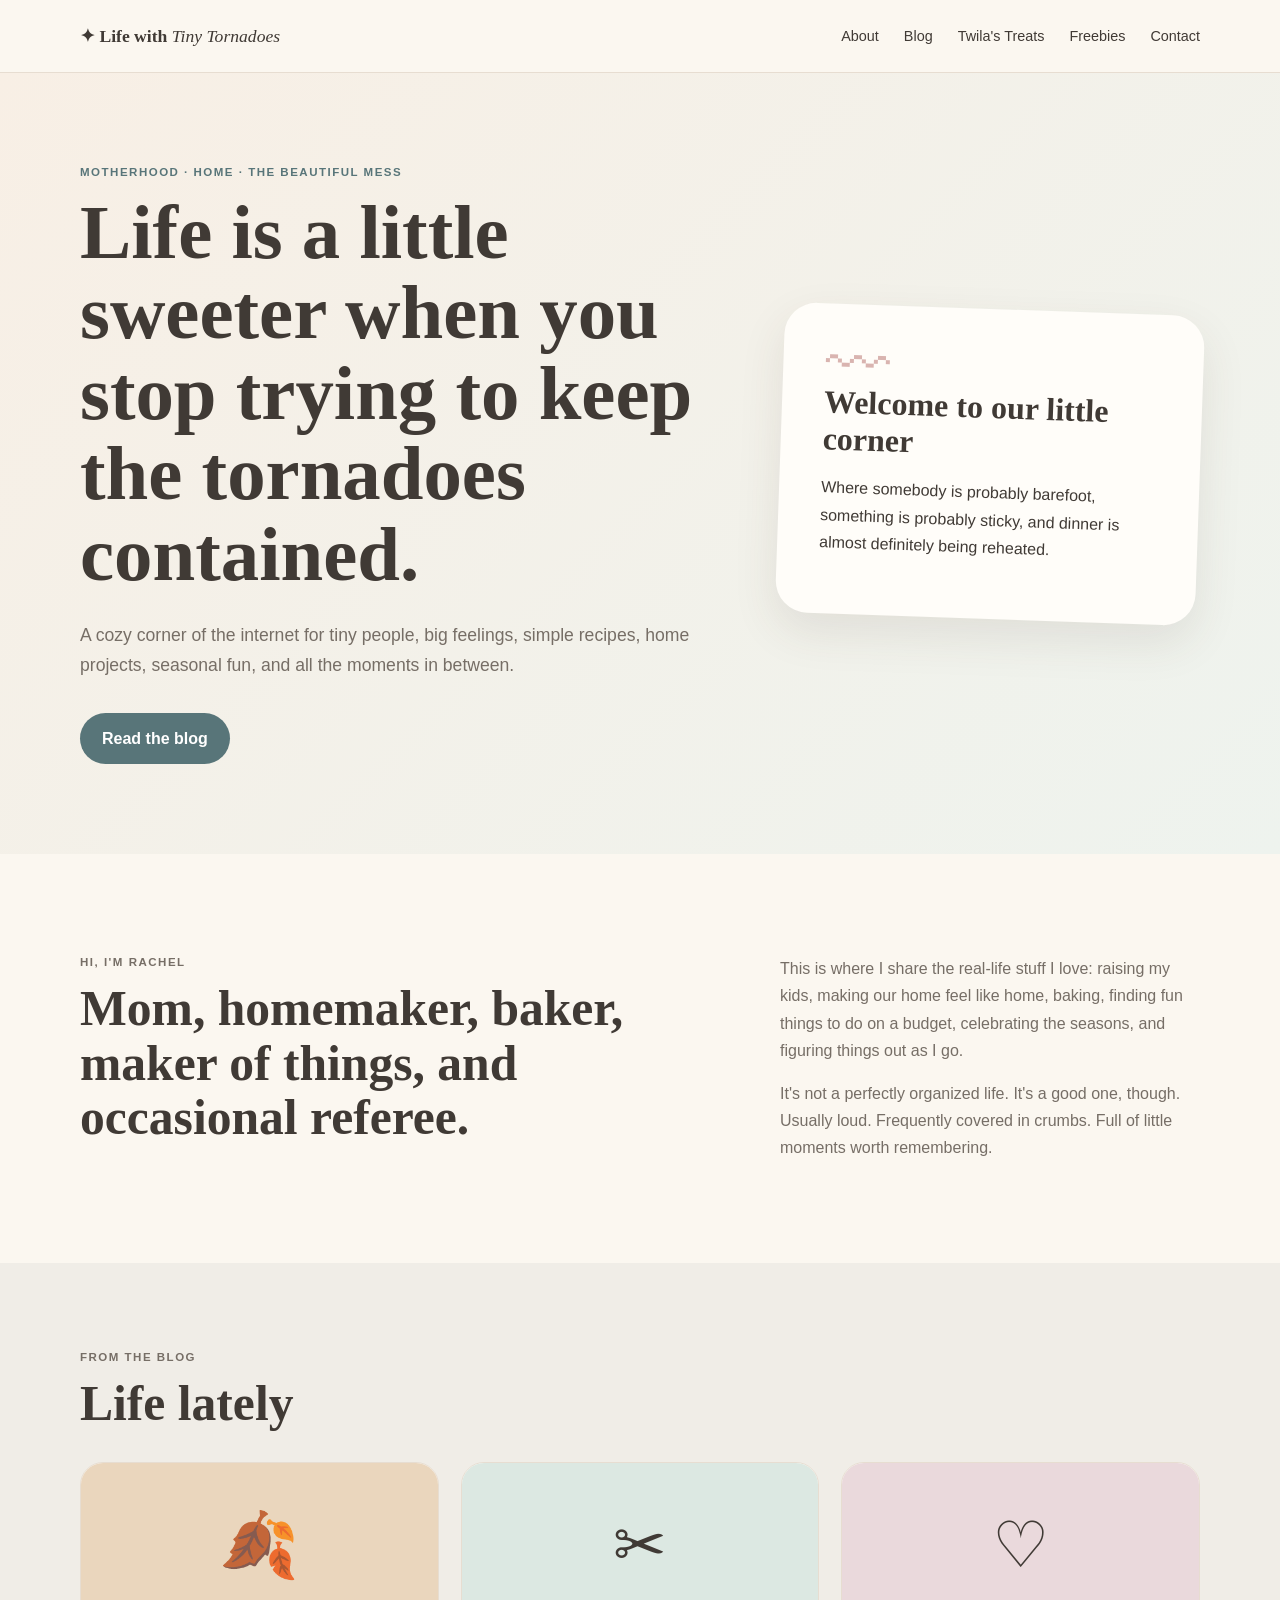
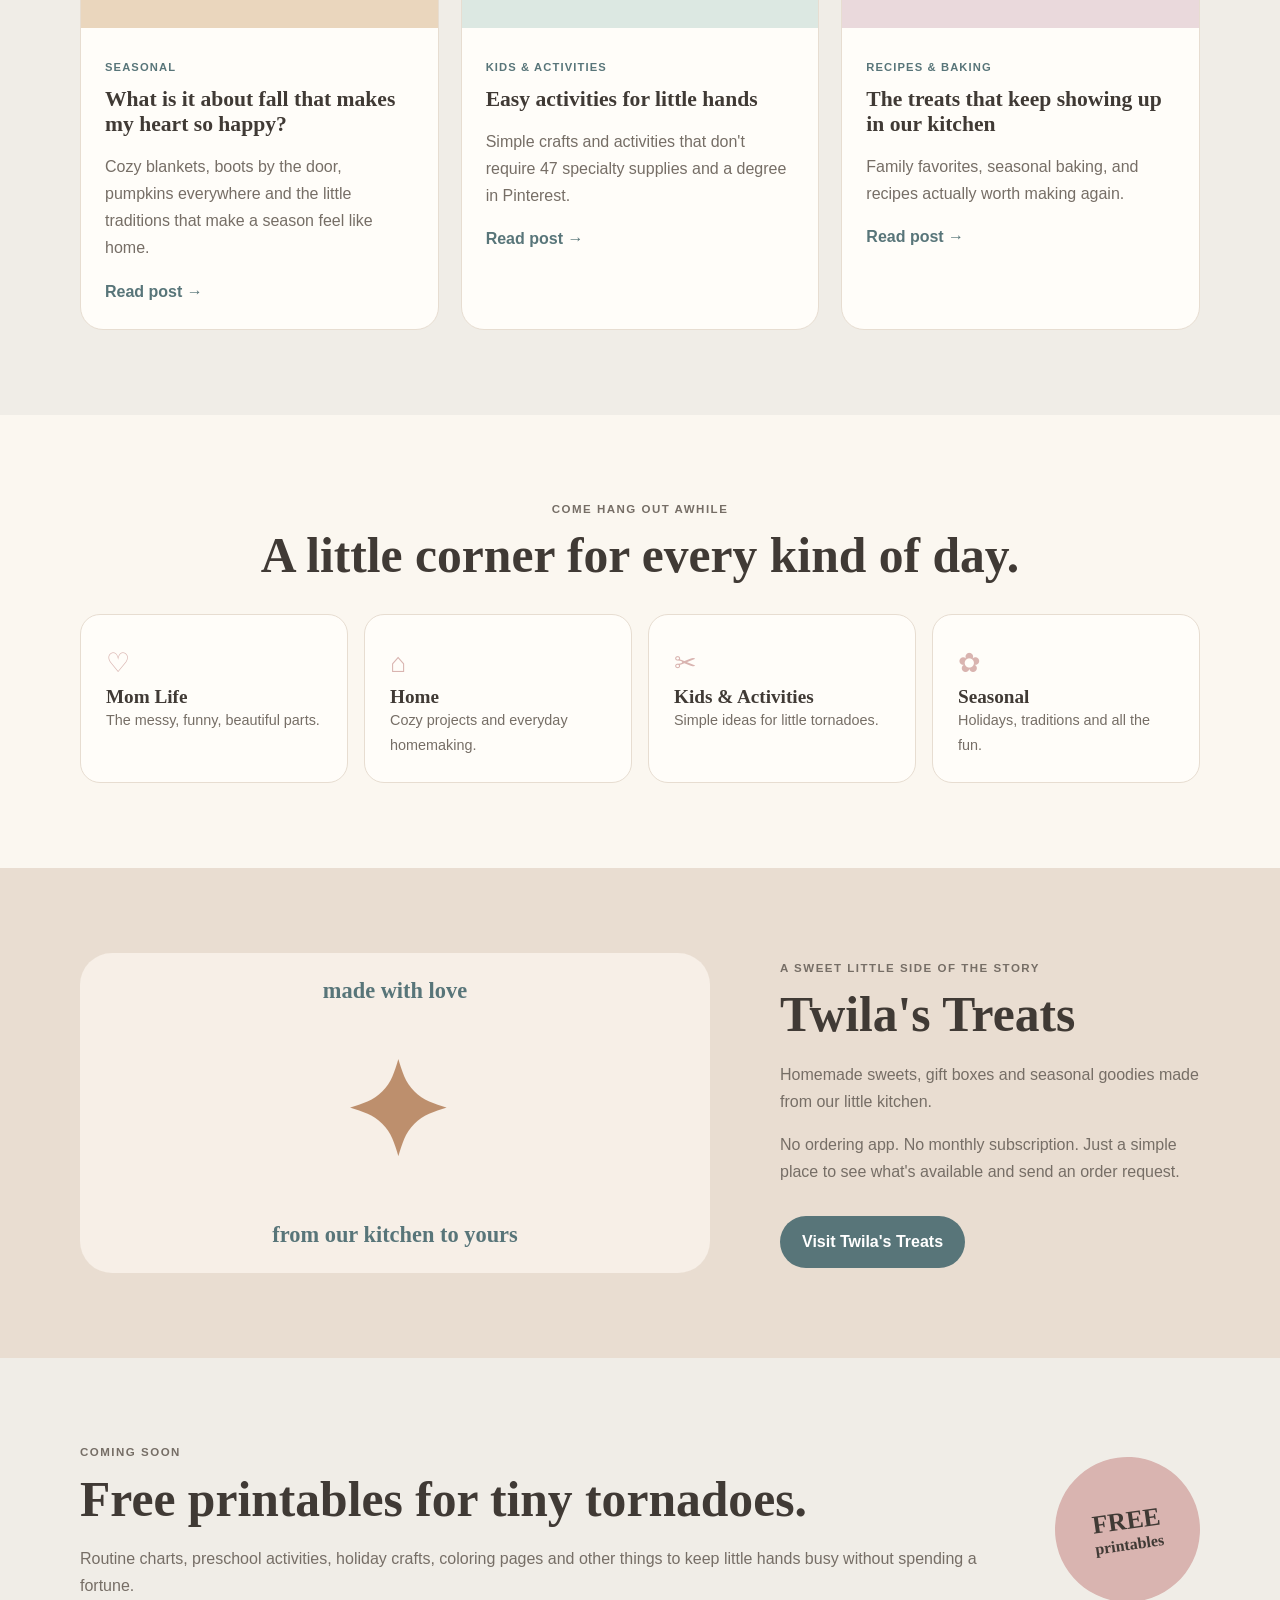
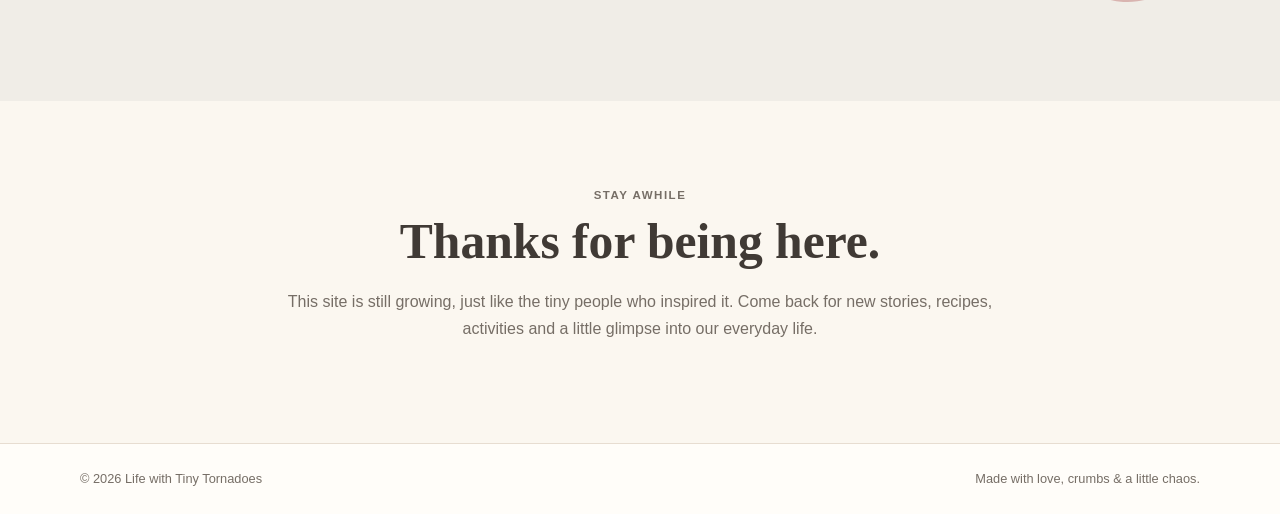
<file: index.html>
<!doctype html><html lang="en"><head><meta charset="utf-8"><meta name="viewport" content="width=device-width,initial-scale=1"><title>Life with Tiny Tornadoes</title><link rel="stylesheet" href="style.css"></head><body><header><div class="wrap nav"><a class="logo" href="index.html">✦ Life with <i>Tiny Tornadoes</i></a><button onclick="document.querySelector('nav').classList.toggle('show')">☰</button><nav><a href="#about">About</a><a href="#blog">Blog</a><a href="twilas-treats.html">Twila's Treats</a><a href="#freebies">Freebies</a><a href="#contact">Contact</a></nav></div></header><main><section class="hero"><div class="wrap hero-grid"><div><p class="eyebrow">Motherhood · Home · The beautiful mess</p><h1>Life is a little sweeter when you stop trying to keep the tornadoes contained.</h1><p class="lead">A cozy corner of the internet for tiny people, big feelings, simple recipes, home projects, seasonal fun, and all the moments in between.</p><a class="btn" href="#blog">Read the blog</a></div><div class="note"><div class="swirl">〰</div><div class="script">Welcome to our little corner</div><p>Where somebody is probably barefoot, something is probably sticky, and dinner is almost definitely being reheated.</p></div></div></section><section id="about" class="section"><div class="wrap two"><div><p class="eyebrow">Hi, I'm Rachel</p><h2>Mom, homemaker, baker, maker of things, and occasional referee.</h2></div><div><p>This is where I share the real-life stuff I love: raising my kids, making our home feel like home, baking, finding fun things to do on a budget, celebrating the seasons, and figuring things out as I go.</p><p>It's not a perfectly organized life. It's a good one, though. Usually loud. Frequently covered in crumbs. Full of little moments worth remembering.</p></div></div></section><section id="blog" class="section soft"><div class="wrap"><p class="eyebrow">From the blog</p><h2>Life lately</h2><div class="cards"><article><div class="pic fall">🍂</div><div class="card"><span>SEASONAL</span><h3>What is it about fall that makes my heart so happy?</h3><p>Cozy blankets, boots by the door, pumpkins everywhere and the little traditions that make a season feel like home.</p><a href="#">Read post →</a></div></article><article><div class="pic kids">✂︎</div><div class="card"><span>KIDS & ACTIVITIES</span><h3>Easy activities for little hands</h3><p>Simple crafts and activities that don't require 47 specialty supplies and a degree in Pinterest.</p><a href="#">Read post →</a></div></article><article><div class="pic bake">♡</div><div class="card"><span>RECIPES & BAKING</span><h3>The treats that keep showing up in our kitchen</h3><p>Family favorites, seasonal baking, and recipes actually worth making again.</p><a href="#">Read post →</a></div></article></div></div></section><section class="section"><div class="wrap"><p class="eyebrow center">Come hang out awhile</p><h2 class="center">A little corner for every kind of day.</h2><div class="cats"><div>♡<b>Mom Life</b><small>The messy, funny, beautiful parts.</small></div><div>⌂<b>Home</b><small>Cozy projects and everyday homemaking.</small></div><div>✂<b>Kids & Activities</b><small>Simple ideas for little tornadoes.</small></div><div>✿<b>Seasonal</b><small>Holidays, traditions and all the fun.</small></div></div></div></section><section class="section treats"><div class="wrap two"><div class="treat-art"><small>made with love</small><strong>✦</strong><small>from our kitchen to yours</small></div><div><p class="eyebrow">A sweet little side of the story</p><h2>Twila's Treats</h2><p>Homemade sweets, gift boxes and seasonal goodies made from our little kitchen.</p><p>No ordering app. No monthly subscription. Just a simple place to see what's available and send an order request.</p><a class="btn" href="twilas-treats.html">Visit Twila's Treats</a></div></div></section><section id="freebies" class="section soft"><div class="wrap free"><div><p class="eyebrow">Coming soon</p><h2>Free printables for tiny tornadoes.</h2><p>Routine charts, preschool activities, holiday crafts, coloring pages and other things to keep little hands busy without spending a fortune.</p></div><div class="badge">FREE<br><small>printables</small></div></div></section><section id="contact" class="section"><div class="wrap narrow center"><p class="eyebrow">Stay awhile</p><h2>Thanks for being here.</h2><p>This site is still growing, just like the tiny people who inspired it. Come back for new stories, recipes, activities and a little glimpse into our everyday life.</p></div></section></main><footer><div class="wrap"><span>© 2026 Life with Tiny Tornadoes</span><span>Made with love, crumbs & a little chaos.</span></div></footer></body></html>
</file>
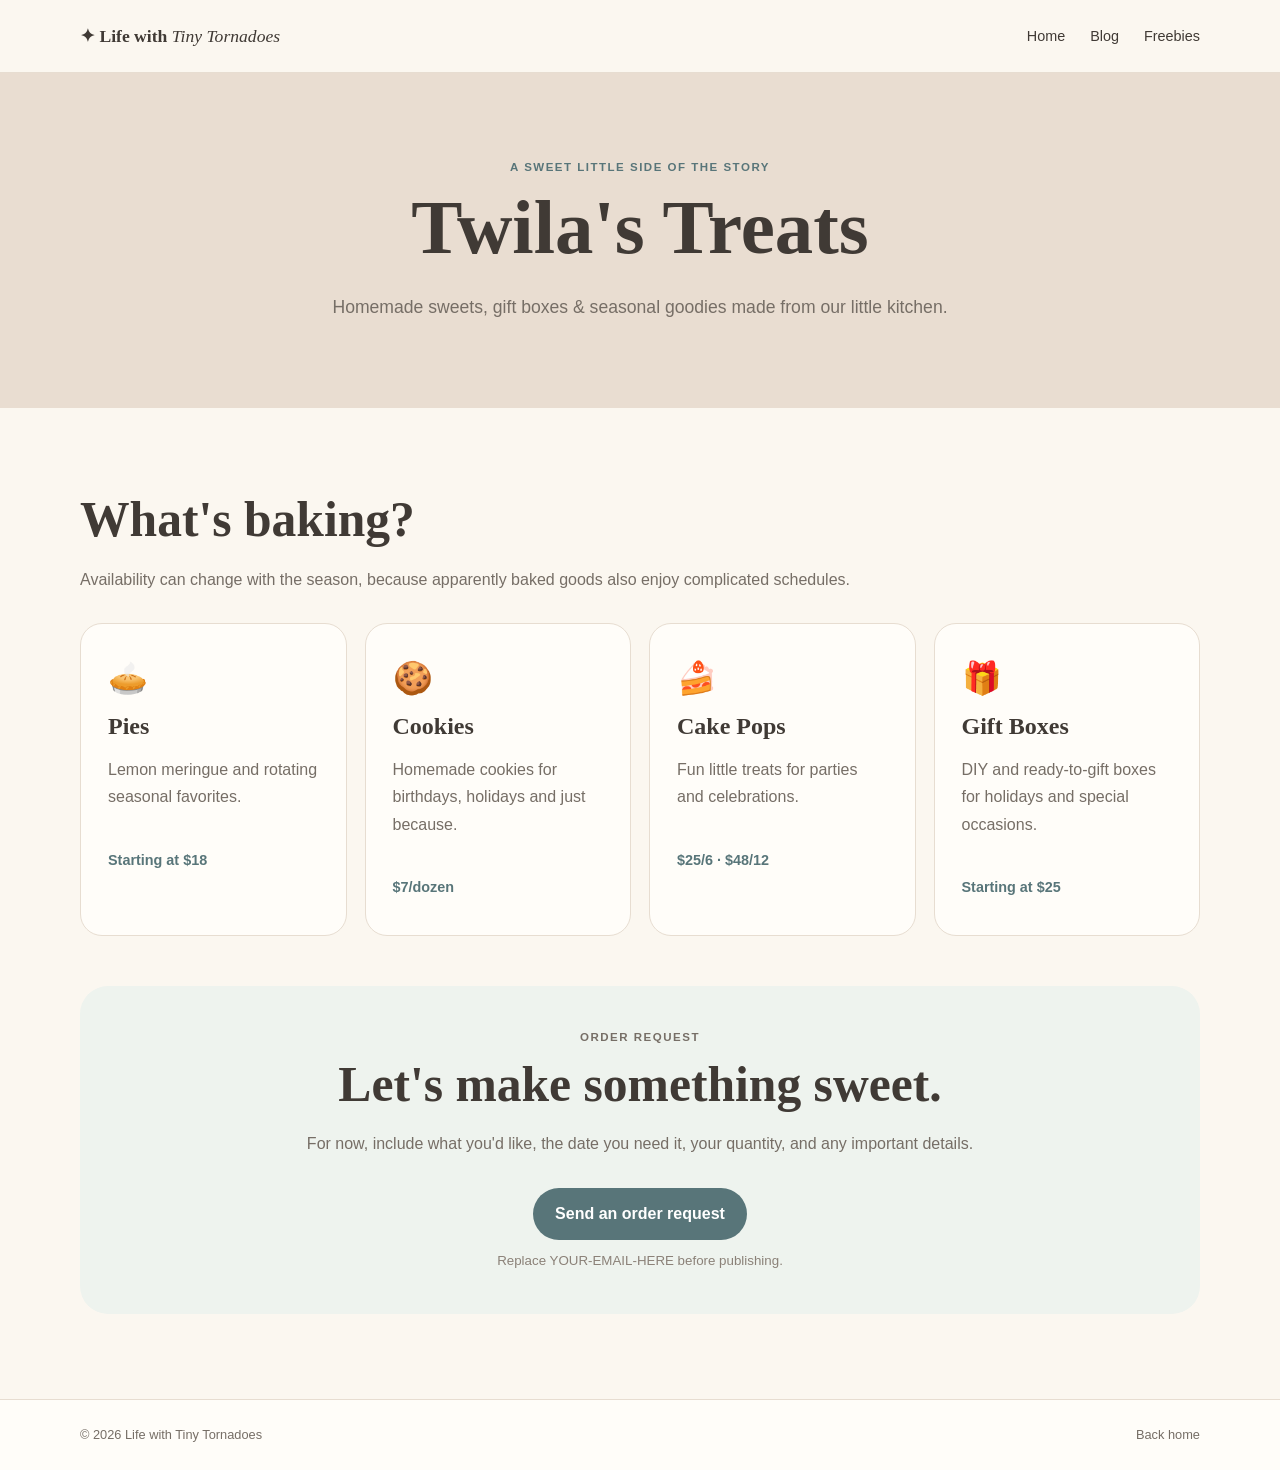
<file: twilas-treats.html>
<!doctype html><html lang="en"><head><meta charset="utf-8"><meta name="viewport" content="width=device-width,initial-scale=1"><title>Twila's Treats</title><link rel="stylesheet" href="style.css"></head><body><header><div class="wrap nav"><a class="logo" href="index.html">✦ Life with <i>Tiny Tornadoes</i></a><nav class="show"><a href="index.html">Home</a><a href="index.html#blog">Blog</a><a href="index.html#freebies">Freebies</a></nav></div></header><main><section class="pagehero"><div class="wrap narrow center"><p class="eyebrow">A sweet little side of the story</p><h1>Twila's Treats</h1><p class="lead">Homemade sweets, gift boxes & seasonal goodies made from our little kitchen.</p></div></section><section class="section"><div class="wrap"><h2>What's baking?</h2><p>Availability can change with the season, because apparently baked goods also enjoy complicated schedules.</p><div class="menu"><article>🥧<h3>Pies</h3><p>Lemon meringue and rotating seasonal favorites.</p><b>Starting at $18</b></article><article>🍪<h3>Cookies</h3><p>Homemade cookies for birthdays, holidays and just because.</p><b>$7/dozen</b></article><article>🍰<h3>Cake Pops</h3><p>Fun little treats for parties and celebrations.</p><b>$25/6 · $48/12</b></article><article>🎁<h3>Gift Boxes</h3><p>DIY and ready-to-gift boxes for holidays and special occasions.</p><b>Starting at $25</b></article></div><div class="order"><p class="eyebrow">Order request</p><h2>Let's make something sweet.</h2><p>For now, include what you'd like, the date you need it, your quantity, and any important details.</p><a class="btn" href="mailto:YOUR-EMAIL-HERE?subject=Twila%27s%20Treats%20Order%20Request">Send an order request</a><small>Replace YOUR-EMAIL-HERE before publishing.</small></div></div></section></main><footer><div class="wrap"><span>© 2026 Life with Tiny Tornadoes</span><a href="index.html">Back home</a></div></footer></body></html>
</file>
<file: style.css>
:root{--cream:#fbf7f0;--paper:#fffdf9;--ink:#403a35;--muted:#766e66;--blue:#587579;--pink:#d9b4b0;--sage:#b9c4ad;--tan:#e8d8c5;--line:#e7ddd1}*{box-sizing:border-box}html{scroll-behavior:smooth}body{margin:0;background:var(--cream);color:var(--ink);font:16px/1.7 Arial,sans-serif}a{color:inherit;text-decoration:none}.wrap{width:min(1120px,92%);margin:auto}.narrow{width:min(760px,92%)}header{position:sticky;top:0;z-index:10;background:#fbf7f0f2;border-bottom:1px solid var(--line)}.nav{min-height:72px;display:flex;align-items:center;justify-content:space-between}.logo{font:bold 1.1rem Georgia,serif}.logo i{font-weight:normal}.nav nav{display:flex;gap:25px;font-size:.9rem}.nav button{display:none}.hero{padding:90px 0;background:linear-gradient(135deg,#f8efe5,#eef3ee)}.hero-grid,.two{display:grid;grid-template-columns:1.2fr .8fr;gap:70px;align-items:center}.eyebrow{margin:0 0 10px;color:var(--blue);font-size:.72rem;font-weight:bold;letter-spacing:.13em;text-transform:uppercase}.hero h1,.pagehero h1{font:700 clamp(2.7rem,6vw,5rem)/1.05 Georgia,serif;margin:0 0 25px}.lead{font-size:1.1rem;color:var(--muted);max-width:680px}.btn{display:inline-block;margin-top:15px;padding:12px 22px;border-radius:999px;background:var(--blue);color:white;font-weight:bold}.note{background:var(--paper);padding:42px;border-radius:32px;box-shadow:0 18px 45px #4c3f311a;transform:rotate(2deg)}.swirl{font-size:4rem;color:var(--pink);line-height:.6}.script{font:600 2rem cursive}.section{padding:85px 0}.soft{background:#f0ede7}.section h2{font:700 clamp(2rem,4vw,3.1rem)/1.1 Georgia,serif;margin:0 0 18px}.section p{color:var(--muted)}.cards{display:grid;grid-template-columns:repeat(3,1fr);gap:22px;margin-top:30px}.cards article{background:var(--paper);border:1px solid var(--line);border-radius:23px;overflow:hidden}.pic{height:165px;display:grid;place-items:center;font-size:4rem}.fall{background:#ead6bd}.kids{background:#dce8e2}.bake{background:#ead9dc}.card{padding:24px}.card span{font-size:.7rem;color:var(--blue);font-weight:bold;letter-spacing:.1em}.card h3,.menu h3{font:700 1.35rem Georgia,serif;margin:8px 0}.card a{font-weight:bold;color:var(--blue)}.center{text-align:center}.cats{display:grid;grid-template-columns:repeat(4,1fr);gap:16px;margin-top:30px}.cats div{background:var(--paper);border:1px solid var(--line);border-radius:20px;padding:25px;font-size:1.7rem;color:var(--pink)}.cats b,.cats small{display:block;color:var(--ink)}.cats b{font:700 1.2rem Georgia,serif}.cats small{font-size:.9rem;color:var(--muted)}.treats{background:#e9ddd1}.treat-art{min-height:320px;border-radius:32px;background:#f7efe7;display:flex;flex-direction:column;align-items:center;justify-content:center}.treat-art strong{font-size:8rem;color:#bd8f6d}.treat-art small{font:600 1.4rem cursive;color:var(--blue)}.free{display:flex;justify-content:space-between;align-items:center;gap:40px}.badge{width:145px;height:145px;border-radius:50%;background:var(--pink);display:grid;place-content:center;text-align:center;font:bold 1.6rem Georgia,serif;transform:rotate(-8deg);flex:none}.badge small{font:600 1rem cursive}.pagehero{padding:85px 0;background:#e9ddd1}.pagehero .lead{margin:auto}.menu{display:grid;grid-template-columns:repeat(4,1fr);gap:18px;margin-top:30px}.menu article{background:var(--paper);border:1px solid var(--line);border-radius:22px;padding:27px;font-size:2rem}.menu h3{font-size:1.5rem}.menu p{font-size:1rem}.menu b{font-size:.9rem;color:var(--blue)}.order{margin-top:50px;padding:42px;background:#eef3ee;border-radius:28px;text-align:center}.order small{display:block;margin-top:10px;color:#8b8178}footer{border-top:1px solid var(--line);padding:24px 0;background:var(--paper)}footer .wrap{display:flex;justify-content:space-between;gap:20px;color:var(--muted);font-size:.8rem}@media(max-width:800px){.hero-grid,.two{grid-template-columns:1fr;gap:35px}.cards,.menu{grid-template-columns:1fr}.cats{grid-template-columns:1fr 1fr}.hero{padding:60px 0}.section{padding:65px 0}.nav button{display:block;border:0;background:none;font-size:1.4rem}.nav nav{display:none;position:absolute;left:0;right:0;top:72px;background:var(--cream);padding:18px 4%;flex-direction:column}.nav nav.show{display:flex}.free{flex-direction:column;align-items:flex-start}footer .wrap{flex-direction:column}}@media(max-width:480px){.cats{grid-template-columns:1fr}}
</file>
